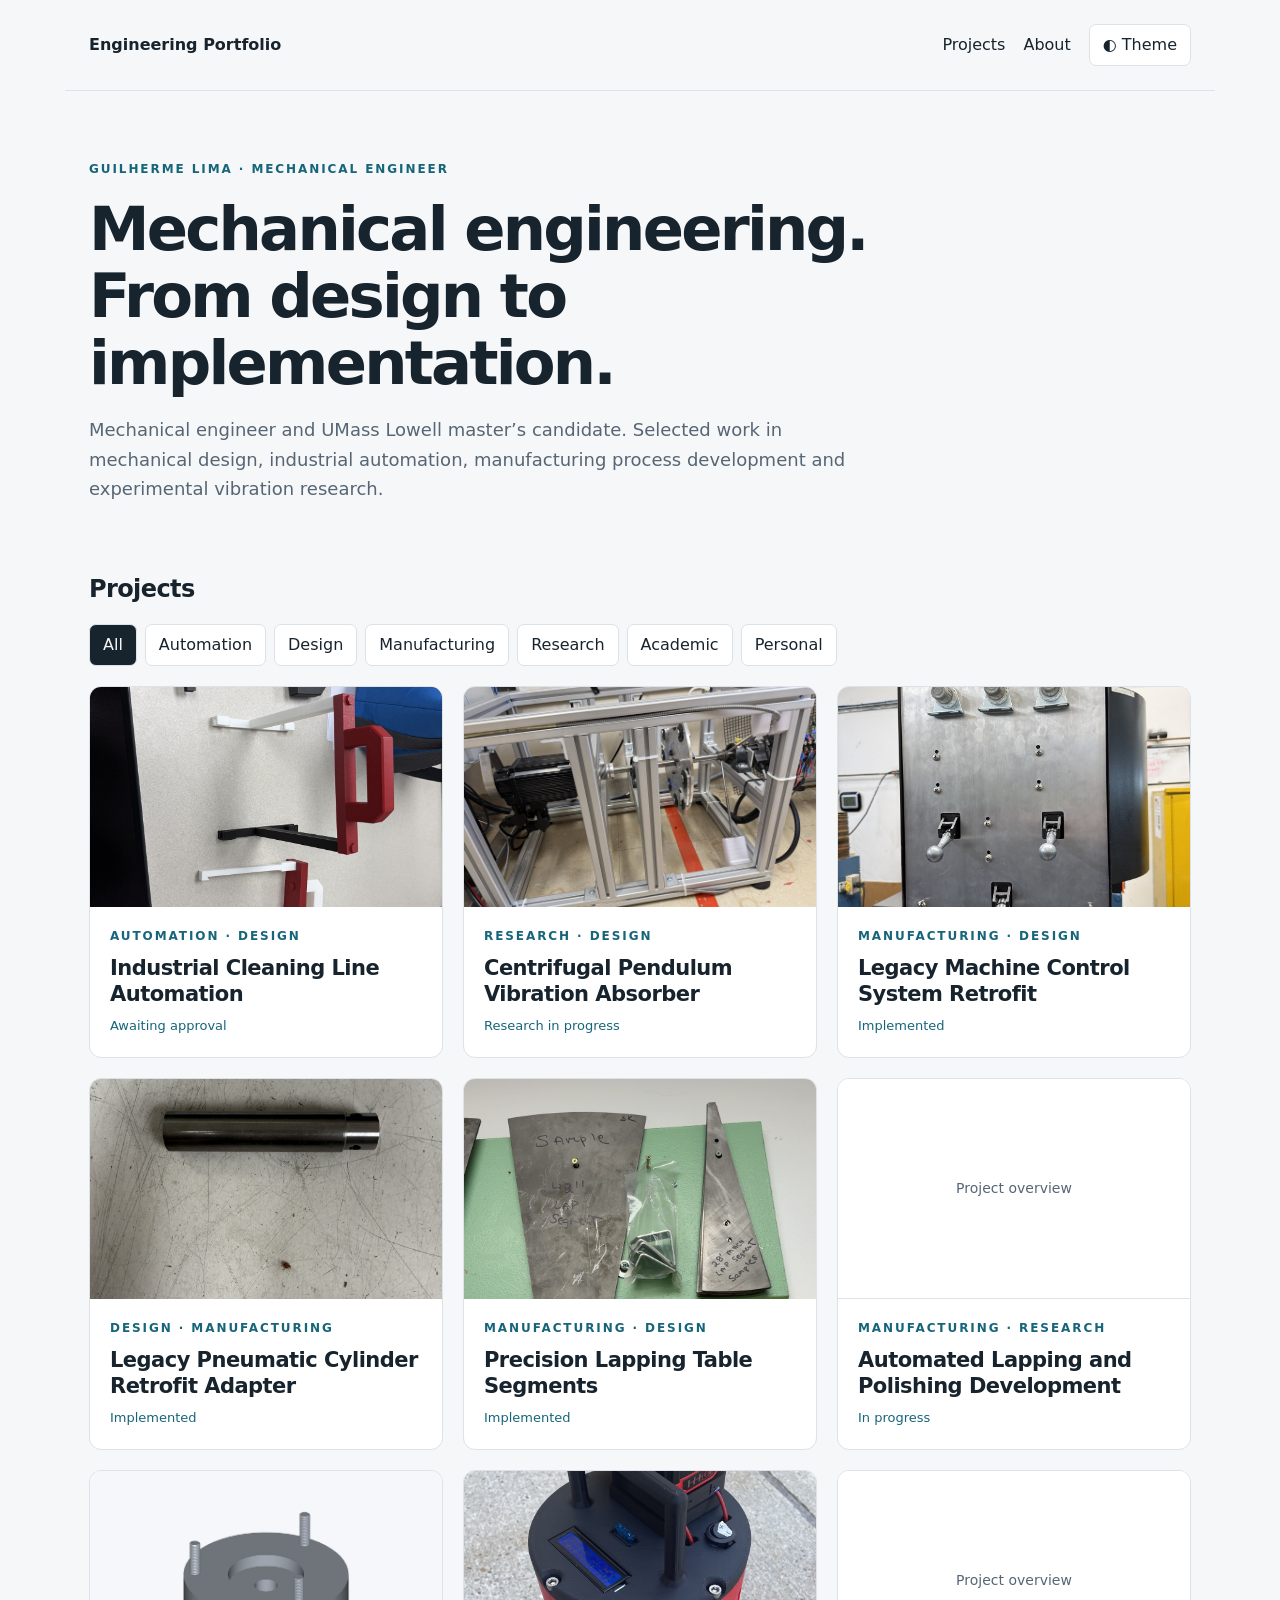
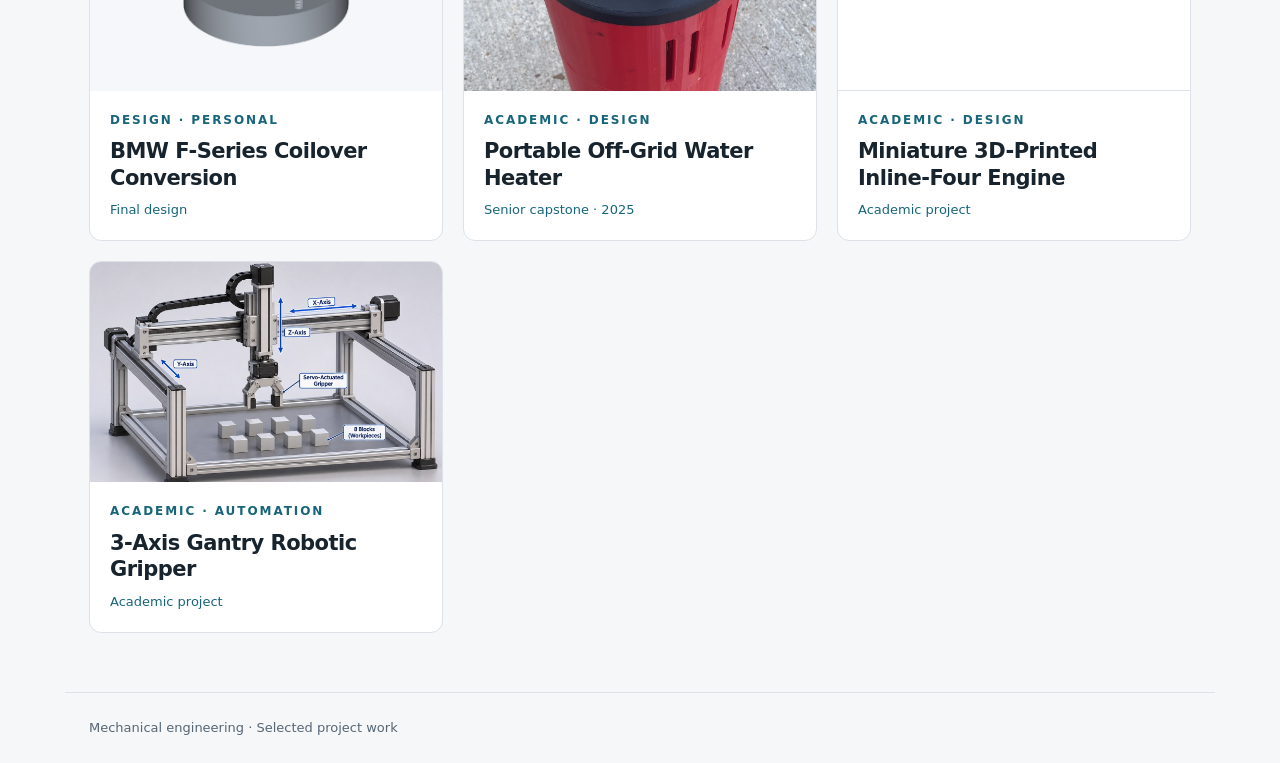
<file: index.html>
<!doctype html><html lang="en"><head><meta charset="utf-8"><meta name="viewport" content="width=device-width,initial-scale=1"><meta name="robots" content="noindex,nofollow,noarchive"><title>Home | Engineering Portfolio</title><link rel="stylesheet" href="style.css"></head><body><header><a class="brand" href="index.html">Engineering Portfolio</a><nav><a href="index.html#projects">Projects</a><a href="about.html">About</a><button id="theme" aria-label="Toggle light or dark mode">◐ Theme</button></nav></header><main><section class="hero"><div class="eyebrow">Guilherme Lima · Mechanical Engineer</div><h1>Mechanical engineering.<br>From design to implementation.</h1><p class="lead muted">Mechanical engineer and UMass Lowell master’s candidate. Selected work in mechanical design, industrial automation, manufacturing process development and experimental vibration research.</p></section><section id="projects"><h2>Projects</h2><div class="filters"><button data-filter="All" aria-pressed="true">All</button><button data-filter="Automation" aria-pressed="false">Automation</button><button data-filter="Design" aria-pressed="false">Design</button><button data-filter="Manufacturing" aria-pressed="false">Manufacturing</button><button data-filter="Research" aria-pressed="false">Research</button><button data-filter="Academic" aria-pressed="false">Academic</button><button data-filter="Personal" aria-pressed="false">Personal</button></div><div class="grid"><a class="card" data-tags="Automation · Design" href="automation.html"><img src="assets/automation-0.jpg" alt="Carrier adapter prototypes"><div class="copy"><div class="eyebrow">Automation · Design</div><h2>Industrial Cleaning Line Automation</h2><div class="status">Awaiting approval</div></div></a><a class="card" data-tags="Research · Design" href="cpva.html"><img src="assets/cpva-0.jpg" alt="Experimental test rig"><div class="copy"><div class="eyebrow">Research · Design</div><h2>Centrifugal Pendulum Vibration Absorber</h2><div class="status">Research in progress</div></div></a><a class="card" data-tags="Manufacturing · Design" href="controls.html"><img src="assets/controls-0.jpg" alt="Installed pneumatic panel"><div class="copy"><div class="eyebrow">Manufacturing · Design</div><h2>Legacy Machine Control System Retrofit</h2><div class="status">Implemented</div></div></a><a class="card" data-tags="Design · Manufacturing" href="adapter.html"><img src="assets/adapter-0.jpg" alt="Manufactured adapter"><div class="copy"><div class="eyebrow">Design · Manufacturing</div><h2>Legacy Pneumatic Cylinder Retrofit Adapter</h2><div class="status">Implemented</div></div></a><a class="card" data-tags="Manufacturing · Design" href="segments.html"><img src="assets/segments-0.jpg" alt="Replacement table segments"><div class="copy"><div class="eyebrow">Manufacturing · Design</div><h2>Precision Lapping Table Segments</h2><div class="status">Implemented</div></div></a><a class="card" data-tags="Manufacturing · Research" href="process.html"><div class="placeholder">Project overview</div><div class="copy"><div class="eyebrow">Manufacturing · Research</div><h2>Automated Lapping and Polishing Development</h2><div class="status">In progress</div></div></a><a class="card" data-tags="Design · Personal" href="bmw.html"><img src="assets/bmw-0.jpg" alt="Final design – CAD rendering"><div class="copy"><div class="eyebrow">Design · Personal</div><h2>BMW F-Series Coilover Conversion</h2><div class="status">Final design</div></div></a><a class="card" data-tags="Academic · Design" href="heater.html"><img src="assets/heater-0.jpg" alt="Assembled prototype"><div class="copy"><div class="eyebrow">Academic · Design</div><h2>Portable Off-Grid Water Heater</h2><div class="status">Senior capstone · 2025</div></div></a><a class="card" data-tags="Academic · Design" href="engine.html"><div class="placeholder">Project overview</div><div class="copy"><div class="eyebrow">Academic · Design</div><h2>Miniature 3D-Printed Inline-Four Engine</h2><div class="status">Academic project</div></div></a><a class="card" data-tags="Academic · Automation" href="gantry.html"><img src="assets/gantry-0.jpg" alt="AI-generated conceptual reconstruction; not original equipment or gripper design"><div class="copy"><div class="eyebrow">Academic · Automation</div><h2>3-Axis Gantry Robotic Gripper</h2><div class="status">Academic project</div></div></a></div></section></main><footer>Mechanical engineering · Selected project work</footer><script src="site.js"></script></body></html>
</file>
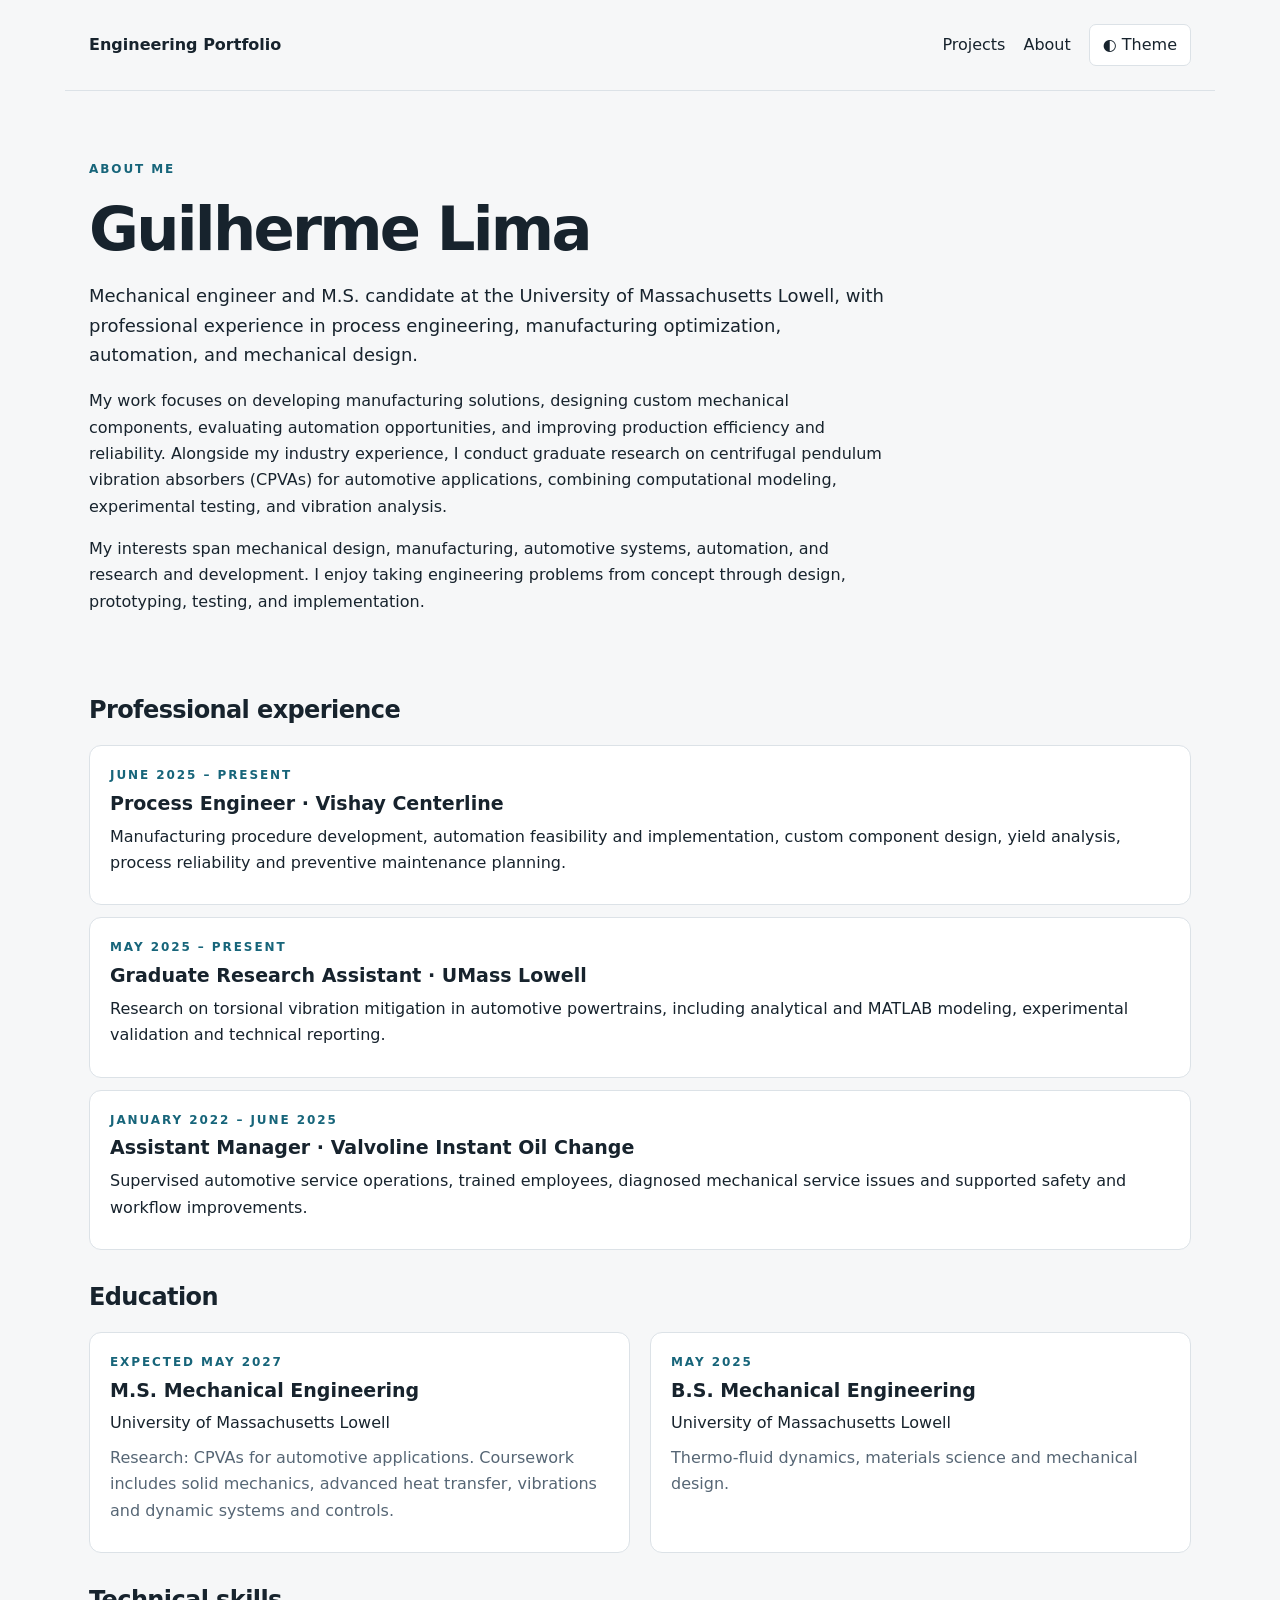
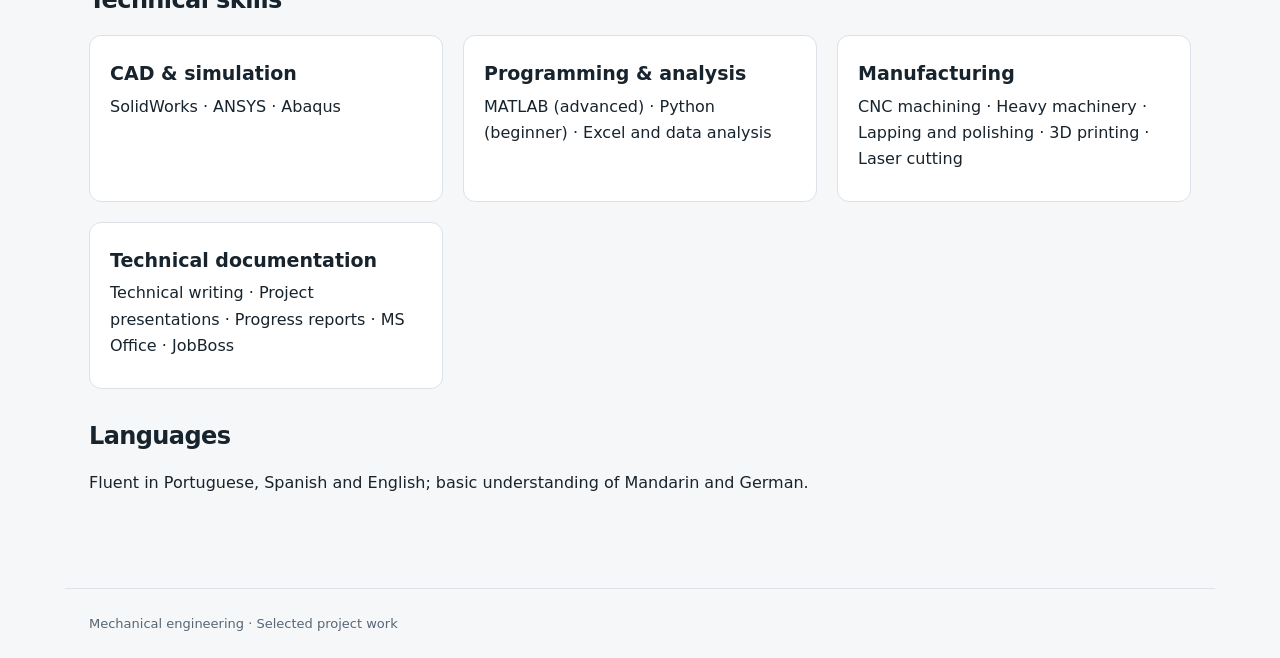
<file: about.html>
<!doctype html><html lang="en"><head><meta charset="utf-8"><meta name="viewport" content="width=device-width,initial-scale=1"><meta name="robots" content="noindex,nofollow,noarchive"><title>About | Engineering Portfolio</title><link rel="stylesheet" href="style.css"></head><body><header><a class="brand" href="index.html">Engineering Portfolio</a><nav><a href="index.html#projects">Projects</a><a href="about.html">About</a><button id="theme" aria-label="Toggle light or dark mode">◐ Theme</button></nav></header><main><div class="hero"><div class="eyebrow">About me</div><h1>Guilherme Lima</h1><p class="lead">Mechanical engineer and M.S. candidate at the University of Massachusetts Lowell, with professional experience in process engineering, manufacturing optimization, automation, and mechanical design.</p><p>My work focuses on developing manufacturing solutions, designing custom mechanical components, evaluating automation opportunities, and improving production efficiency and reliability. Alongside my industry experience, I conduct graduate research on centrifugal pendulum vibration absorbers (CPVAs) for automotive applications, combining computational modeling, experimental testing, and vibration analysis.</p><p>My interests span mechanical design, manufacturing, automotive systems, automation, and research and development. I enjoy taking engineering problems from concept through design, prototyping, testing, and implementation.</p></div><section class="profile-section"><h2>Professional experience</h2><article class="profile-entry"><div class="eyebrow">June 2025 – Present</div><h3>Process Engineer · Vishay Centerline</h3><p>Manufacturing procedure development, automation feasibility and implementation, custom component design, yield analysis, process reliability and preventive maintenance planning.</p></article><article class="profile-entry"><div class="eyebrow">May 2025 – Present</div><h3>Graduate Research Assistant · UMass Lowell</h3><p>Research on torsional vibration mitigation in automotive powertrains, including analytical and MATLAB modeling, experimental validation and technical reporting.</p></article><article class="profile-entry"><div class="eyebrow">January 2022 – June 2025</div><h3>Assistant Manager · Valvoline Instant Oil Change</h3><p>Supervised automotive service operations, trained employees, diagnosed mechanical service issues and supported safety and workflow improvements.</p></article></section><section class="profile-section"><h2>Education</h2><div class="grid"><article class="profile-entry"><div class="eyebrow">Expected May 2027</div><h3>M.S. Mechanical Engineering</h3><p>University of Massachusetts Lowell</p><p class="muted">Research: CPVAs for automotive applications. Coursework includes solid mechanics, advanced heat transfer, vibrations and dynamic systems and controls.</p></article><article class="profile-entry"><div class="eyebrow">May 2025</div><h3>B.S. Mechanical Engineering</h3><p>University of Massachusetts Lowell</p><p class="muted">Thermo-fluid dynamics, materials science and mechanical design.</p></article></div></section><section class="profile-section"><h2>Technical skills</h2><div class="grid"><article class="profile-entry"><h3>CAD &amp; simulation</h3><p>SolidWorks · ANSYS · Abaqus</p></article><article class="profile-entry"><h3>Programming &amp; analysis</h3><p>MATLAB (advanced) · Python (beginner) · Excel and data analysis</p></article><article class="profile-entry"><h3>Manufacturing</h3><p>CNC machining · Heavy machinery · Lapping and polishing · 3D printing · Laser cutting</p></article><article class="profile-entry"><h3>Technical documentation</h3><p>Technical writing · Project presentations · Progress reports · MS Office · JobBoss</p></article></div></section><section class="profile-section"><h2>Languages</h2><p>Fluent in Portuguese, Spanish and English; basic understanding of Mandarin and German.</p></section></main><footer>Mechanical engineering · Selected project work</footer><script src="site.js"></script></body></html>
</file>
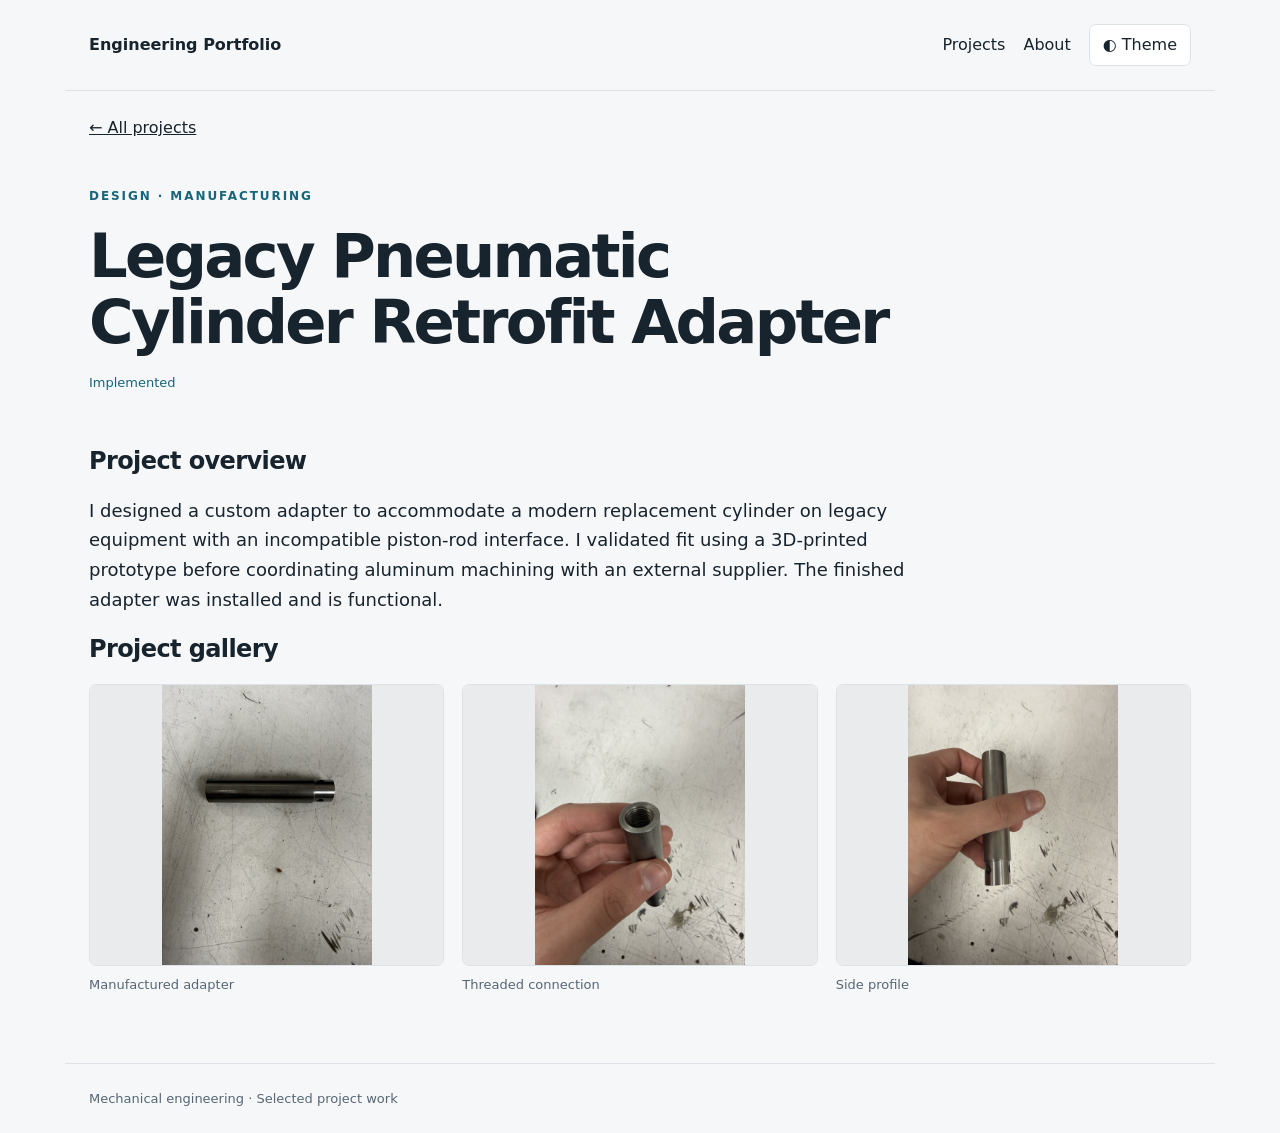
<file: adapter.html>
<!doctype html><html lang="en"><head><meta charset="utf-8"><meta name="viewport" content="width=device-width,initial-scale=1"><meta name="robots" content="noindex,nofollow,noarchive"><title>Legacy Pneumatic Cylinder Retrofit Adapter | Engineering Portfolio</title><link rel="stylesheet" href="style.css"></head><body><header><a class="brand" href="index.html">Engineering Portfolio</a><nav><a href="index.html#projects">Projects</a><a href="about.html">About</a><button id="theme" aria-label="Toggle light or dark mode">◐ Theme</button></nav></header><main><a href="index.html#projects">← All projects</a><div class="hero"><div class="eyebrow">Design · Manufacturing</div><h1>Legacy Pneumatic Cylinder Retrofit Adapter</h1><div class="status">Implemented</div></div><h2>Project overview</h2><p class="lead">I designed a custom adapter to accommodate a modern replacement cylinder on legacy equipment with an incompatible piston-rod interface. I validated fit using a 3D-printed prototype before coordinating aluminum machining with an external supplier. The finished adapter was installed and is functional.</p><h2>Project gallery</h2><div class="gallery"><figure><button aria-label="Enlarge Manufactured adapter"><img src="assets/adapter-0.jpg" alt="Manufactured adapter"></button><figcaption>Manufactured adapter</figcaption></figure><figure><button aria-label="Enlarge Threaded connection"><img src="assets/adapter-1.jpg" alt="Threaded connection"></button><figcaption>Threaded connection</figcaption></figure><figure><button aria-label="Enlarge Side profile"><img src="assets/adapter-2.jpg" alt="Side profile"></button><figcaption>Side profile</figcaption></figure></div><dialog><button>Close ×</button><img alt=""></dialog></main><footer>Mechanical engineering · Selected project work</footer><script src="site.js"></script></body></html>
</file>
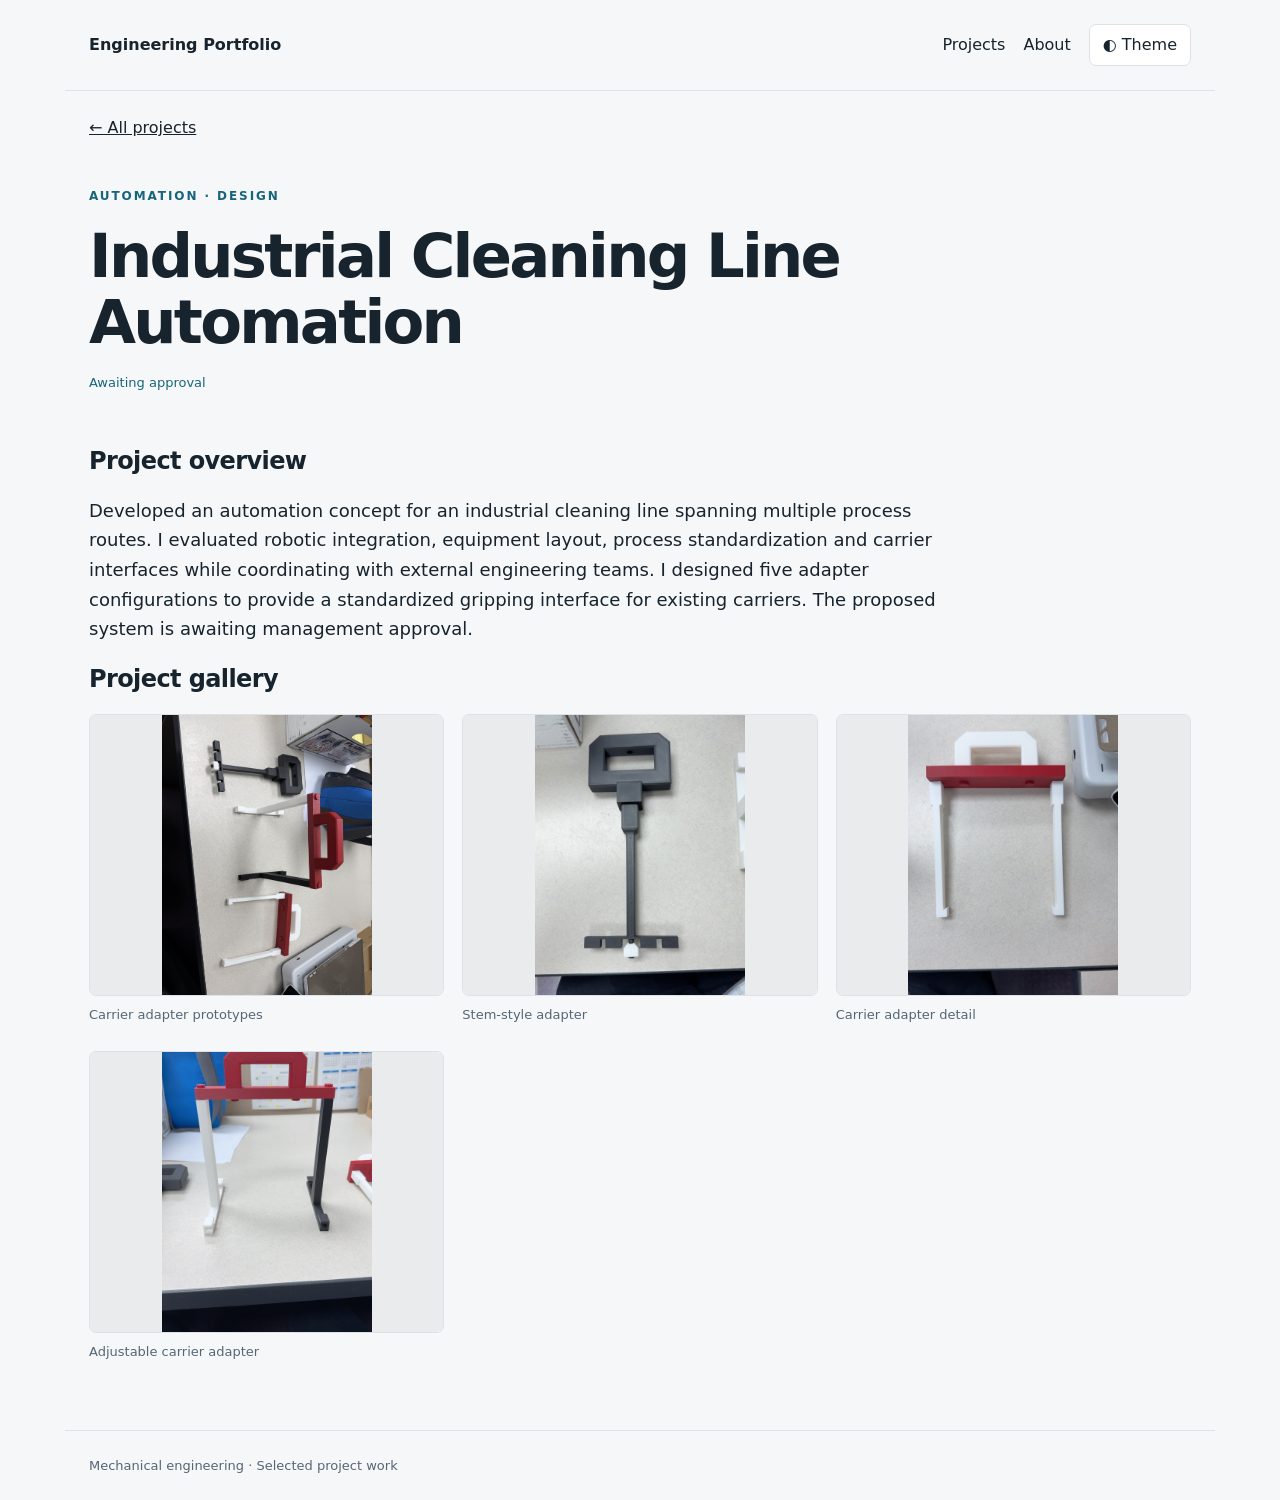
<file: automation.html>
<!doctype html><html lang="en"><head><meta charset="utf-8"><meta name="viewport" content="width=device-width,initial-scale=1"><meta name="robots" content="noindex,nofollow,noarchive"><title>Industrial Cleaning Line Automation | Engineering Portfolio</title><link rel="stylesheet" href="style.css"></head><body><header><a class="brand" href="index.html">Engineering Portfolio</a><nav><a href="index.html#projects">Projects</a><a href="about.html">About</a><button id="theme" aria-label="Toggle light or dark mode">◐ Theme</button></nav></header><main><a href="index.html#projects">← All projects</a><div class="hero"><div class="eyebrow">Automation · Design</div><h1>Industrial Cleaning Line Automation</h1><div class="status">Awaiting approval</div></div><h2>Project overview</h2><p class="lead">Developed an automation concept for an industrial cleaning line spanning multiple process routes. I evaluated robotic integration, equipment layout, process standardization and carrier interfaces while coordinating with external engineering teams. I designed five adapter configurations to provide a standardized gripping interface for existing carriers. The proposed system is awaiting management approval.</p><h2>Project gallery</h2><div class="gallery"><figure><button aria-label="Enlarge Carrier adapter prototypes"><img src="assets/automation-0.jpg" alt="Carrier adapter prototypes"></button><figcaption>Carrier adapter prototypes</figcaption></figure><figure><button aria-label="Enlarge Stem-style adapter"><img src="assets/automation-1.jpg" alt="Stem-style adapter"></button><figcaption>Stem-style adapter</figcaption></figure><figure><button aria-label="Enlarge Carrier adapter detail"><img src="assets/automation-2.jpg" alt="Carrier adapter detail"></button><figcaption>Carrier adapter detail</figcaption></figure><figure><button aria-label="Enlarge Adjustable carrier adapter"><img src="assets/automation-3.jpg" alt="Adjustable carrier adapter"></button><figcaption>Adjustable carrier adapter</figcaption></figure></div><dialog><button>Close ×</button><img alt=""></dialog></main><footer>Mechanical engineering · Selected project work</footer><script src="site.js"></script></body></html>
</file>
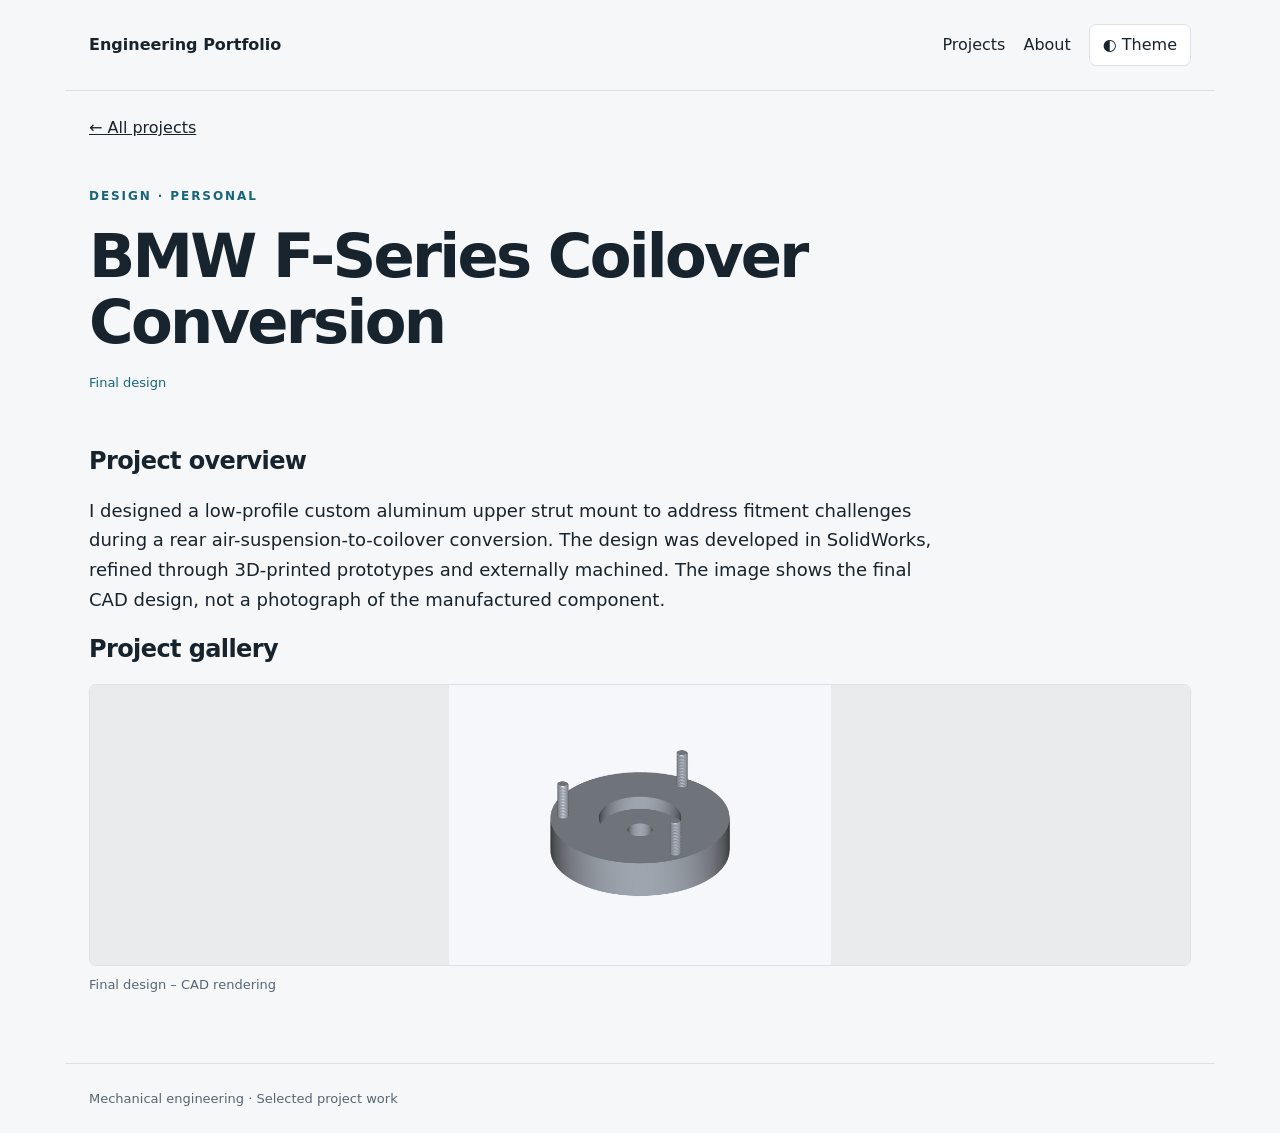
<file: bmw.html>
<!doctype html><html lang="en"><head><meta charset="utf-8"><meta name="viewport" content="width=device-width,initial-scale=1"><meta name="robots" content="noindex,nofollow,noarchive"><title>BMW F-Series Coilover Conversion | Engineering Portfolio</title><link rel="stylesheet" href="style.css"></head><body><header><a class="brand" href="index.html">Engineering Portfolio</a><nav><a href="index.html#projects">Projects</a><a href="about.html">About</a><button id="theme" aria-label="Toggle light or dark mode">◐ Theme</button></nav></header><main><a href="index.html#projects">← All projects</a><div class="hero"><div class="eyebrow">Design · Personal</div><h1>BMW F-Series Coilover Conversion</h1><div class="status">Final design</div></div><h2>Project overview</h2><p class="lead">I designed a low-profile custom aluminum upper strut mount to address fitment challenges during a rear air-suspension-to-coilover conversion. The design was developed in SolidWorks, refined through 3D-printed prototypes and externally machined. The image shows the final CAD design, not a photograph of the manufactured component.</p><h2>Project gallery</h2><div class="gallery"><figure><button aria-label="Enlarge Final design – CAD rendering"><img src="assets/bmw-0.jpg" alt="Final design – CAD rendering"></button><figcaption>Final design – CAD rendering</figcaption></figure></div><dialog><button>Close ×</button><img alt=""></dialog></main><footer>Mechanical engineering · Selected project work</footer><script src="site.js"></script></body></html>
</file>
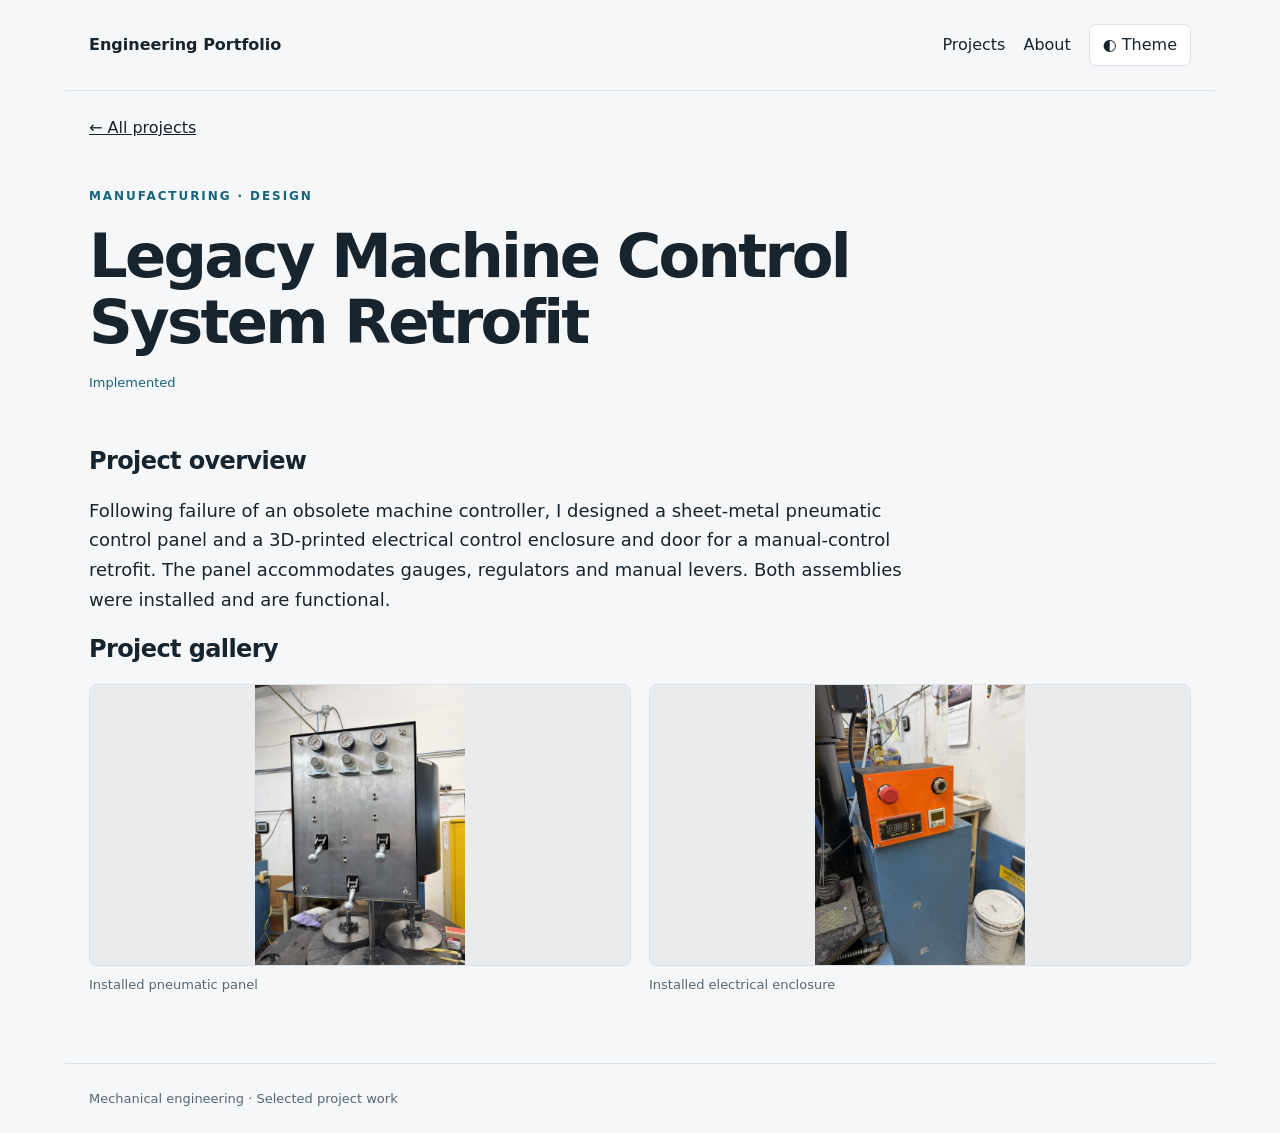
<file: controls.html>
<!doctype html><html lang="en"><head><meta charset="utf-8"><meta name="viewport" content="width=device-width,initial-scale=1"><meta name="robots" content="noindex,nofollow,noarchive"><title>Legacy Machine Control System Retrofit | Engineering Portfolio</title><link rel="stylesheet" href="style.css"></head><body><header><a class="brand" href="index.html">Engineering Portfolio</a><nav><a href="index.html#projects">Projects</a><a href="about.html">About</a><button id="theme" aria-label="Toggle light or dark mode">◐ Theme</button></nav></header><main><a href="index.html#projects">← All projects</a><div class="hero"><div class="eyebrow">Manufacturing · Design</div><h1>Legacy Machine Control System Retrofit</h1><div class="status">Implemented</div></div><h2>Project overview</h2><p class="lead">Following failure of an obsolete machine controller, I designed a sheet-metal pneumatic control panel and a 3D-printed electrical control enclosure and door for a manual-control retrofit. The panel accommodates gauges, regulators and manual levers. Both assemblies were installed and are functional.</p><h2>Project gallery</h2><div class="gallery"><figure><button aria-label="Enlarge Installed pneumatic panel"><img src="assets/controls-0.jpg" alt="Installed pneumatic panel"></button><figcaption>Installed pneumatic panel</figcaption></figure><figure><button aria-label="Enlarge Installed electrical enclosure"><img src="assets/controls-1.jpg" alt="Installed electrical enclosure"></button><figcaption>Installed electrical enclosure</figcaption></figure></div><dialog><button>Close ×</button><img alt=""></dialog></main><footer>Mechanical engineering · Selected project work</footer><script src="site.js"></script></body></html>
</file>
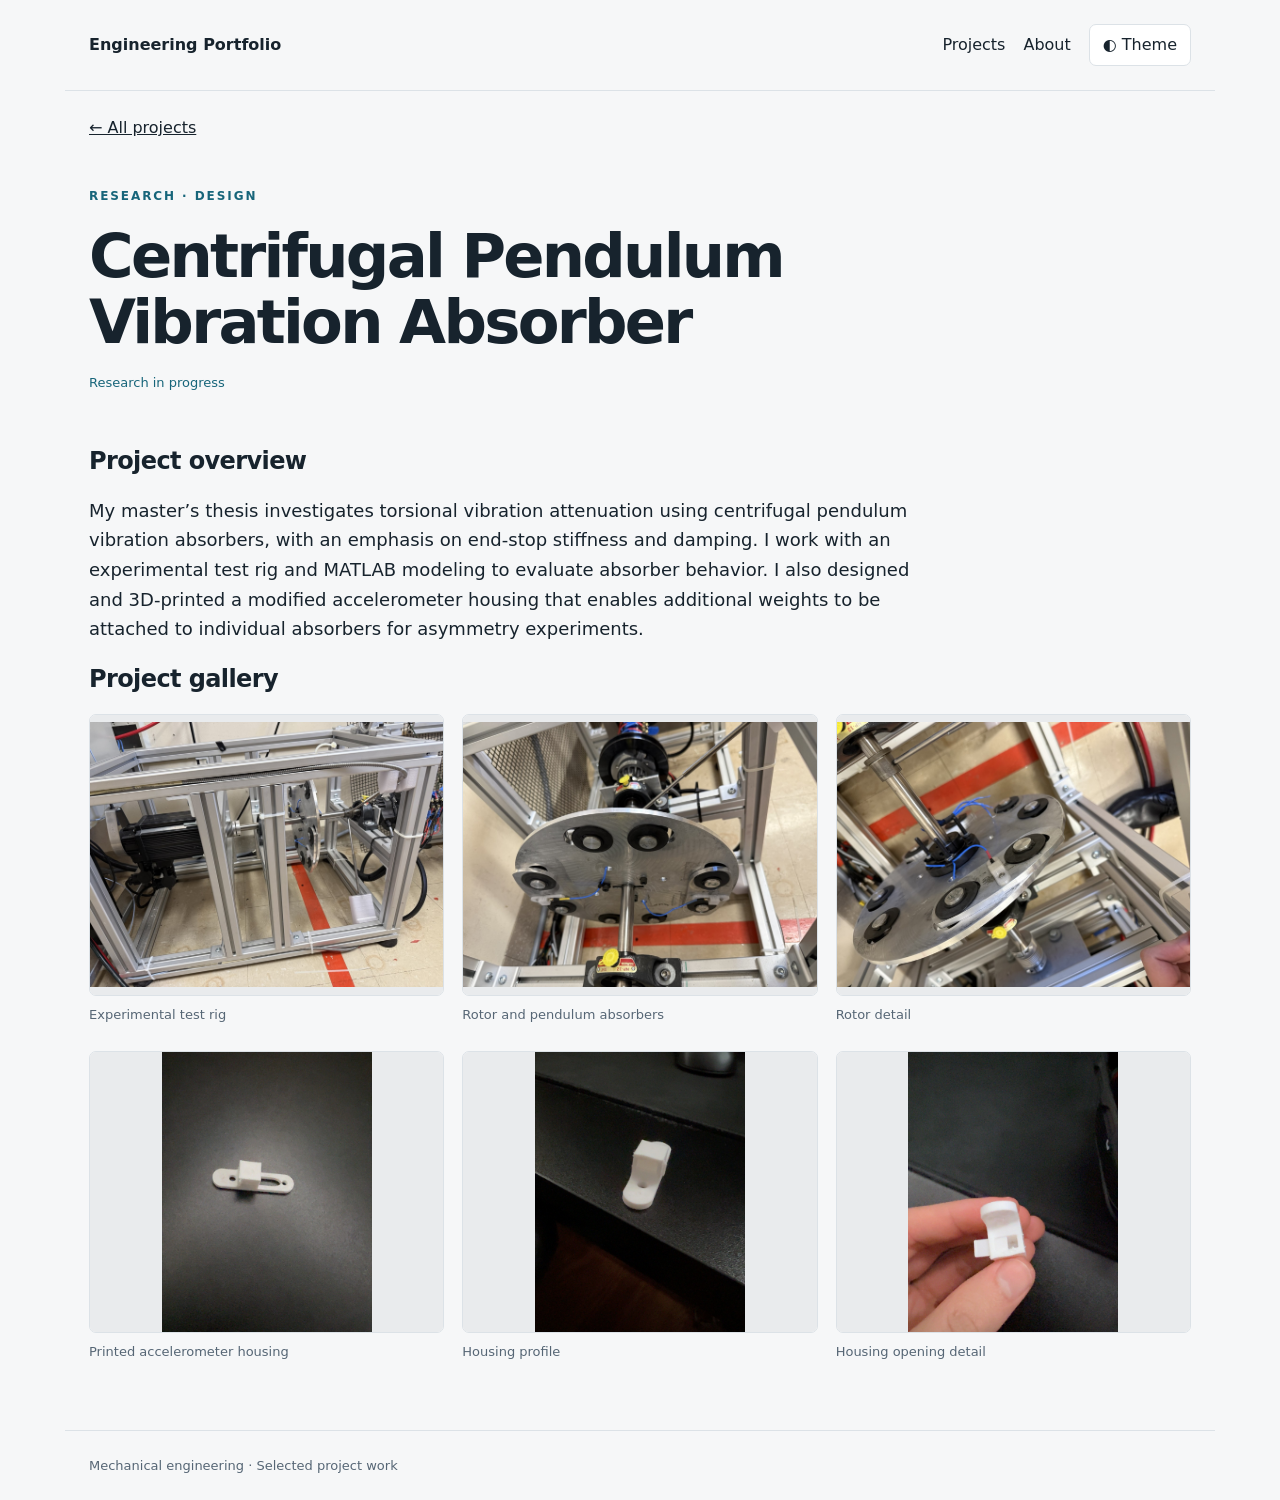
<file: cpva.html>
<!doctype html><html lang="en"><head><meta charset="utf-8"><meta name="viewport" content="width=device-width,initial-scale=1"><meta name="robots" content="noindex,nofollow,noarchive"><title>Centrifugal Pendulum Vibration Absorber | Engineering Portfolio</title><link rel="stylesheet" href="style.css"></head><body><header><a class="brand" href="index.html">Engineering Portfolio</a><nav><a href="index.html#projects">Projects</a><a href="about.html">About</a><button id="theme" aria-label="Toggle light or dark mode">◐ Theme</button></nav></header><main><a href="index.html#projects">← All projects</a><div class="hero"><div class="eyebrow">Research · Design</div><h1>Centrifugal Pendulum Vibration Absorber</h1><div class="status">Research in progress</div></div><h2>Project overview</h2><p class="lead">My master’s thesis investigates torsional vibration attenuation using centrifugal pendulum vibration absorbers, with an emphasis on end-stop stiffness and damping. I work with an experimental test rig and MATLAB modeling to evaluate absorber behavior. I also designed and 3D-printed a modified accelerometer housing that enables additional weights to be attached to individual absorbers for asymmetry experiments.</p><h2>Project gallery</h2><div class="gallery"><figure><button aria-label="Enlarge Experimental test rig"><img src="assets/cpva-0.jpg" alt="Experimental test rig"></button><figcaption>Experimental test rig</figcaption></figure><figure><button aria-label="Enlarge Rotor and pendulum absorbers"><img src="assets/cpva-1.jpg" alt="Rotor and pendulum absorbers"></button><figcaption>Rotor and pendulum absorbers</figcaption></figure><figure><button aria-label="Enlarge Rotor detail"><img src="assets/cpva-2.jpg" alt="Rotor detail"></button><figcaption>Rotor detail</figcaption></figure><figure><button aria-label="Enlarge Printed accelerometer housing"><img src="assets/cpva-3.jpg" alt="Printed accelerometer housing"></button><figcaption>Printed accelerometer housing</figcaption></figure><figure><button aria-label="Enlarge Housing profile"><img src="assets/cpva-4.jpg" alt="Housing profile"></button><figcaption>Housing profile</figcaption></figure><figure><button aria-label="Enlarge Housing opening detail"><img src="assets/cpva-5.jpg" alt="Housing opening detail"></button><figcaption>Housing opening detail</figcaption></figure></div><dialog><button>Close ×</button><img alt=""></dialog></main><footer>Mechanical engineering · Selected project work</footer><script src="site.js"></script></body></html>
</file>
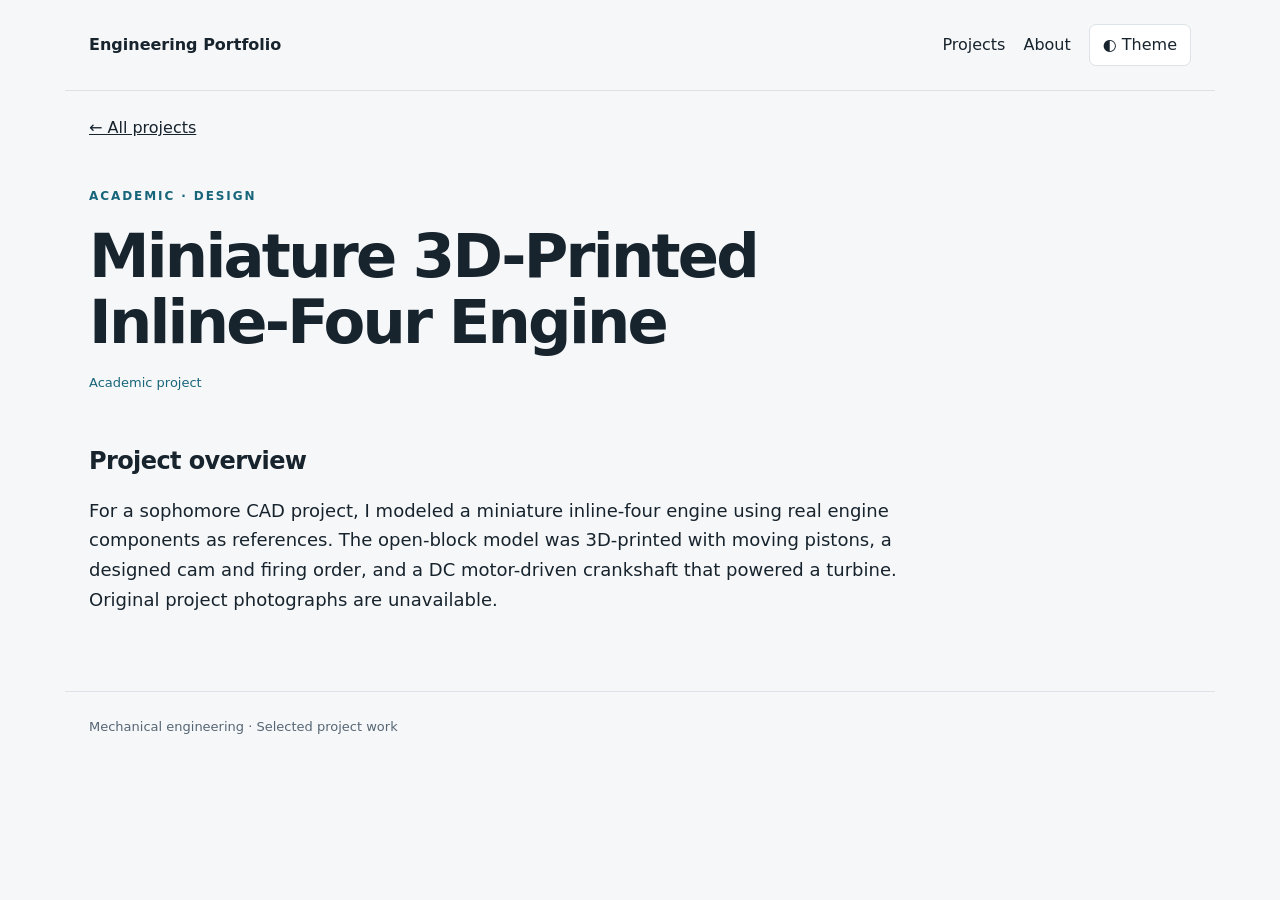
<file: engine.html>
<!doctype html><html lang="en"><head><meta charset="utf-8"><meta name="viewport" content="width=device-width,initial-scale=1"><meta name="robots" content="noindex,nofollow,noarchive"><title>Miniature 3D-Printed Inline-Four Engine | Engineering Portfolio</title><link rel="stylesheet" href="style.css"></head><body><header><a class="brand" href="index.html">Engineering Portfolio</a><nav><a href="index.html#projects">Projects</a><a href="about.html">About</a><button id="theme" aria-label="Toggle light or dark mode">◐ Theme</button></nav></header><main><a href="index.html#projects">← All projects</a><div class="hero"><div class="eyebrow">Academic · Design</div><h1>Miniature 3D-Printed Inline-Four Engine</h1><div class="status">Academic project</div></div><h2>Project overview</h2><p class="lead">For a sophomore CAD project, I modeled a miniature inline-four engine using real engine components as references. The open-block model was 3D-printed with moving pistons, a designed cam and firing order, and a DC motor-driven crankshaft that powered a turbine. Original project photographs are unavailable.</p></main><footer>Mechanical engineering · Selected project work</footer><script src="site.js"></script></body></html>
</file>
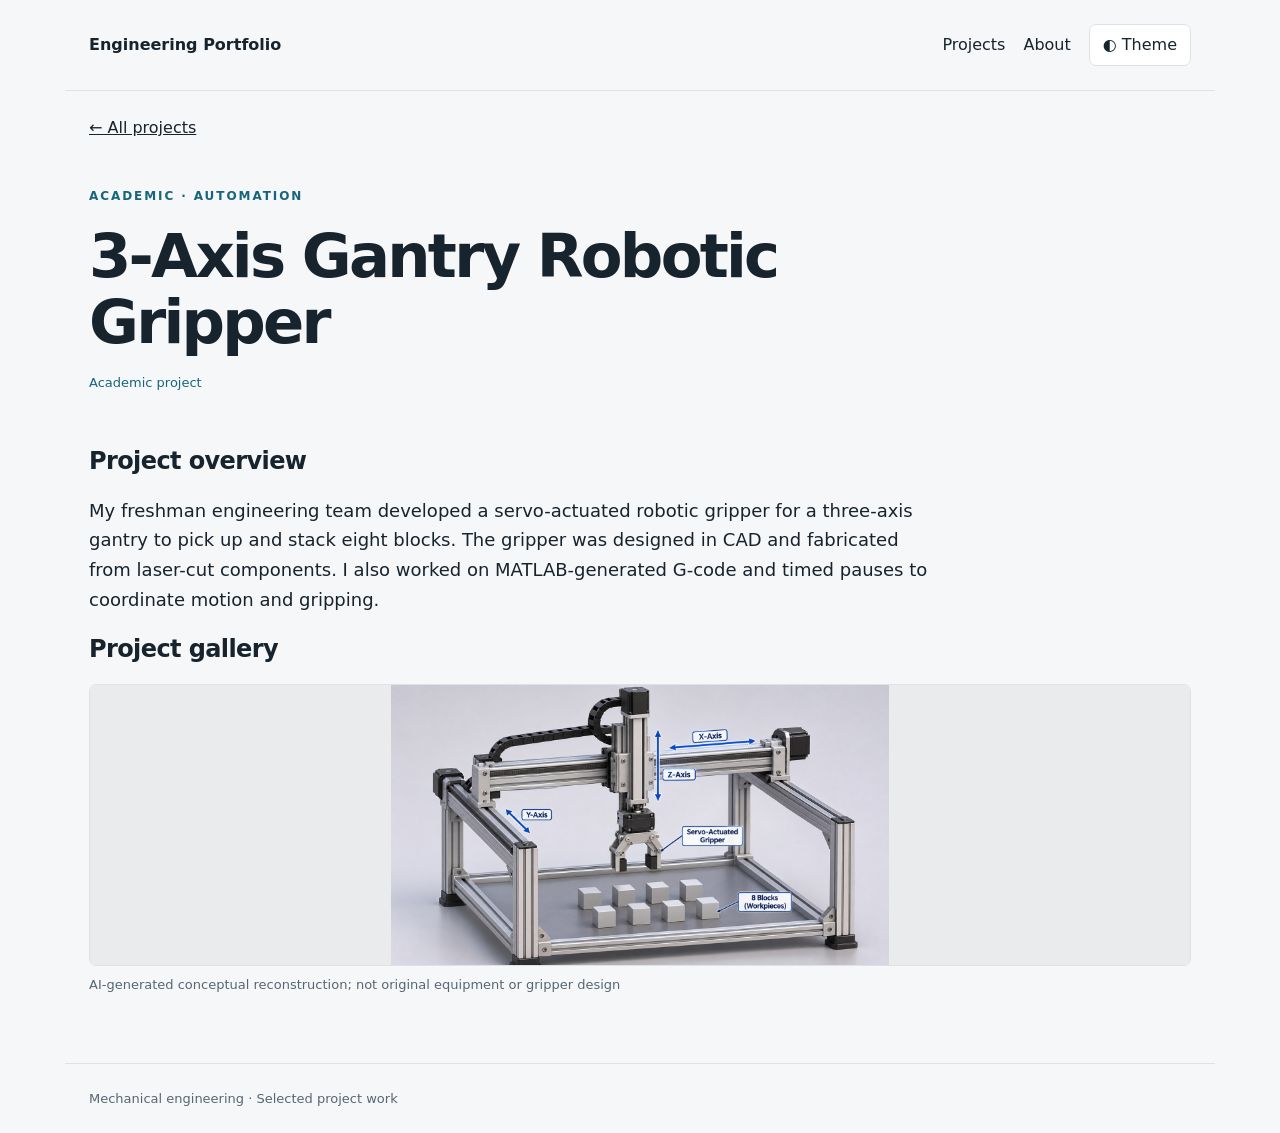
<file: gantry.html>
<!doctype html><html lang="en"><head><meta charset="utf-8"><meta name="viewport" content="width=device-width,initial-scale=1"><meta name="robots" content="noindex,nofollow,noarchive"><title>3-Axis Gantry Robotic Gripper | Engineering Portfolio</title><link rel="stylesheet" href="style.css"></head><body><header><a class="brand" href="index.html">Engineering Portfolio</a><nav><a href="index.html#projects">Projects</a><a href="about.html">About</a><button id="theme" aria-label="Toggle light or dark mode">◐ Theme</button></nav></header><main><a href="index.html#projects">← All projects</a><div class="hero"><div class="eyebrow">Academic · Automation</div><h1>3-Axis Gantry Robotic Gripper</h1><div class="status">Academic project</div></div><h2>Project overview</h2><p class="lead">My freshman engineering team developed a servo-actuated robotic gripper for a three-axis gantry to pick up and stack eight blocks. The gripper was designed in CAD and fabricated from laser-cut components. I also worked on MATLAB-generated G-code and timed pauses to coordinate motion and gripping.</p><h2>Project gallery</h2><div class="gallery"><figure><button aria-label="Enlarge AI-generated conceptual reconstruction; not original equipment or gripper design"><img src="assets/gantry-0.jpg" alt="AI-generated conceptual reconstruction; not original equipment or gripper design"></button><figcaption>AI-generated conceptual reconstruction; not original equipment or gripper design</figcaption></figure></div><dialog><button>Close ×</button><img alt=""></dialog></main><footer>Mechanical engineering · Selected project work</footer><script src="site.js"></script></body></html>
</file>
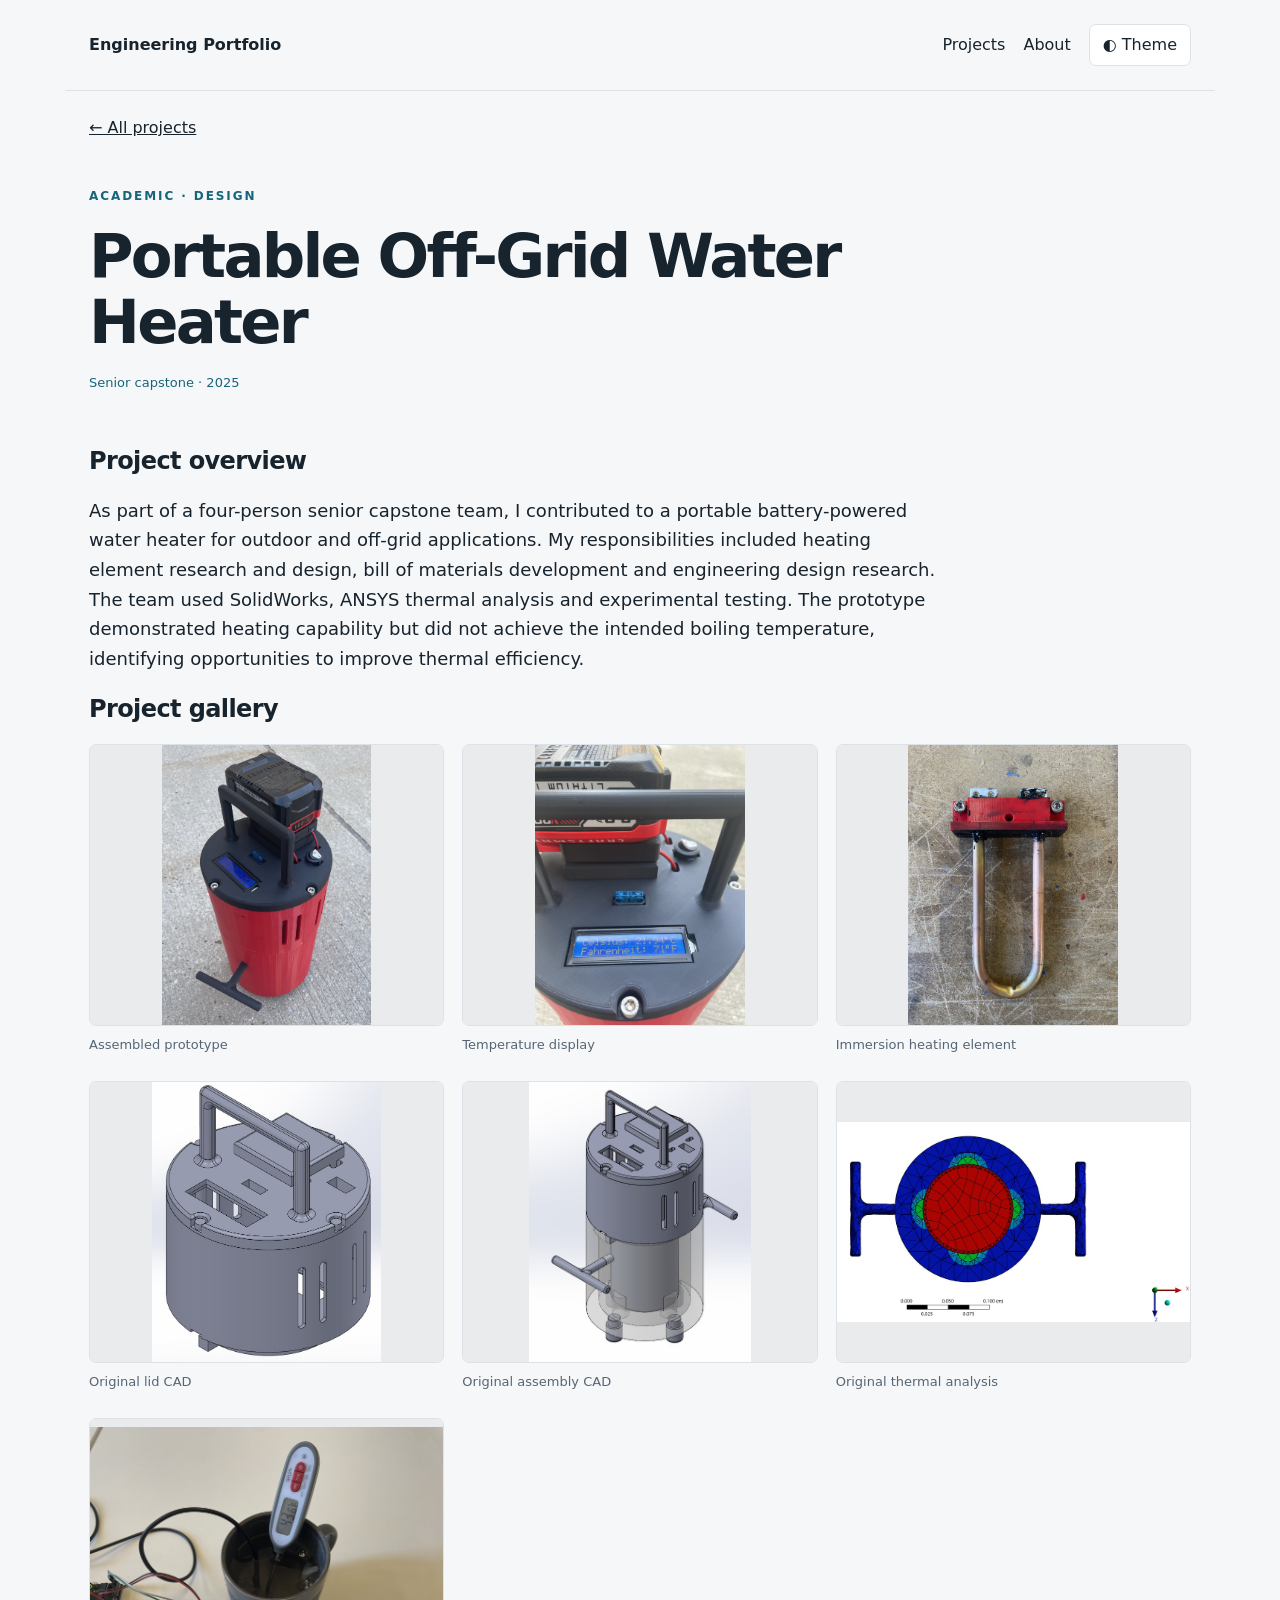
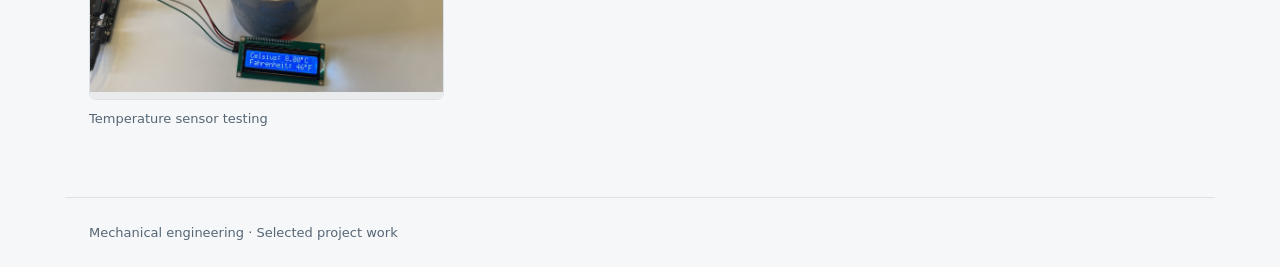
<file: heater.html>
<!doctype html><html lang="en"><head><meta charset="utf-8"><meta name="viewport" content="width=device-width,initial-scale=1"><meta name="robots" content="noindex,nofollow,noarchive"><title>Portable Off-Grid Water Heater | Engineering Portfolio</title><link rel="stylesheet" href="style.css"></head><body><header><a class="brand" href="index.html">Engineering Portfolio</a><nav><a href="index.html#projects">Projects</a><a href="about.html">About</a><button id="theme" aria-label="Toggle light or dark mode">◐ Theme</button></nav></header><main><a href="index.html#projects">← All projects</a><div class="hero"><div class="eyebrow">Academic · Design</div><h1>Portable Off-Grid Water Heater</h1><div class="status">Senior capstone · 2025</div></div><h2>Project overview</h2><p class="lead">As part of a four-person senior capstone team, I contributed to a portable battery-powered water heater for outdoor and off-grid applications. My responsibilities included heating element research and design, bill of materials development and engineering design research. The team used SolidWorks, ANSYS thermal analysis and experimental testing. The prototype demonstrated heating capability but did not achieve the intended boiling temperature, identifying opportunities to improve thermal efficiency.</p><h2>Project gallery</h2><div class="gallery"><figure><button aria-label="Enlarge Assembled prototype"><img src="assets/heater-0.jpg" alt="Assembled prototype"></button><figcaption>Assembled prototype</figcaption></figure><figure><button aria-label="Enlarge Temperature display"><img src="assets/heater-1.jpg" alt="Temperature display"></button><figcaption>Temperature display</figcaption></figure><figure><button aria-label="Enlarge Immersion heating element"><img src="assets/heater-2.jpg" alt="Immersion heating element"></button><figcaption>Immersion heating element</figcaption></figure><figure><button aria-label="Enlarge Original lid CAD"><img src="assets/heater-3.jpg" alt="Original lid CAD"></button><figcaption>Original lid CAD</figcaption></figure><figure><button aria-label="Enlarge Original assembly CAD"><img src="assets/heater-4.jpg" alt="Original assembly CAD"></button><figcaption>Original assembly CAD</figcaption></figure><figure><button aria-label="Enlarge Original thermal analysis"><img src="assets/heater-5.jpg" alt="Original thermal analysis"></button><figcaption>Original thermal analysis</figcaption></figure><figure><button aria-label="Enlarge Temperature sensor testing"><img src="assets/heater-6.jpg" alt="Temperature sensor testing"></button><figcaption>Temperature sensor testing</figcaption></figure></div><dialog><button>Close ×</button><img alt=""></dialog></main><footer>Mechanical engineering · Selected project work</footer><script src="site.js"></script></body></html>
</file>
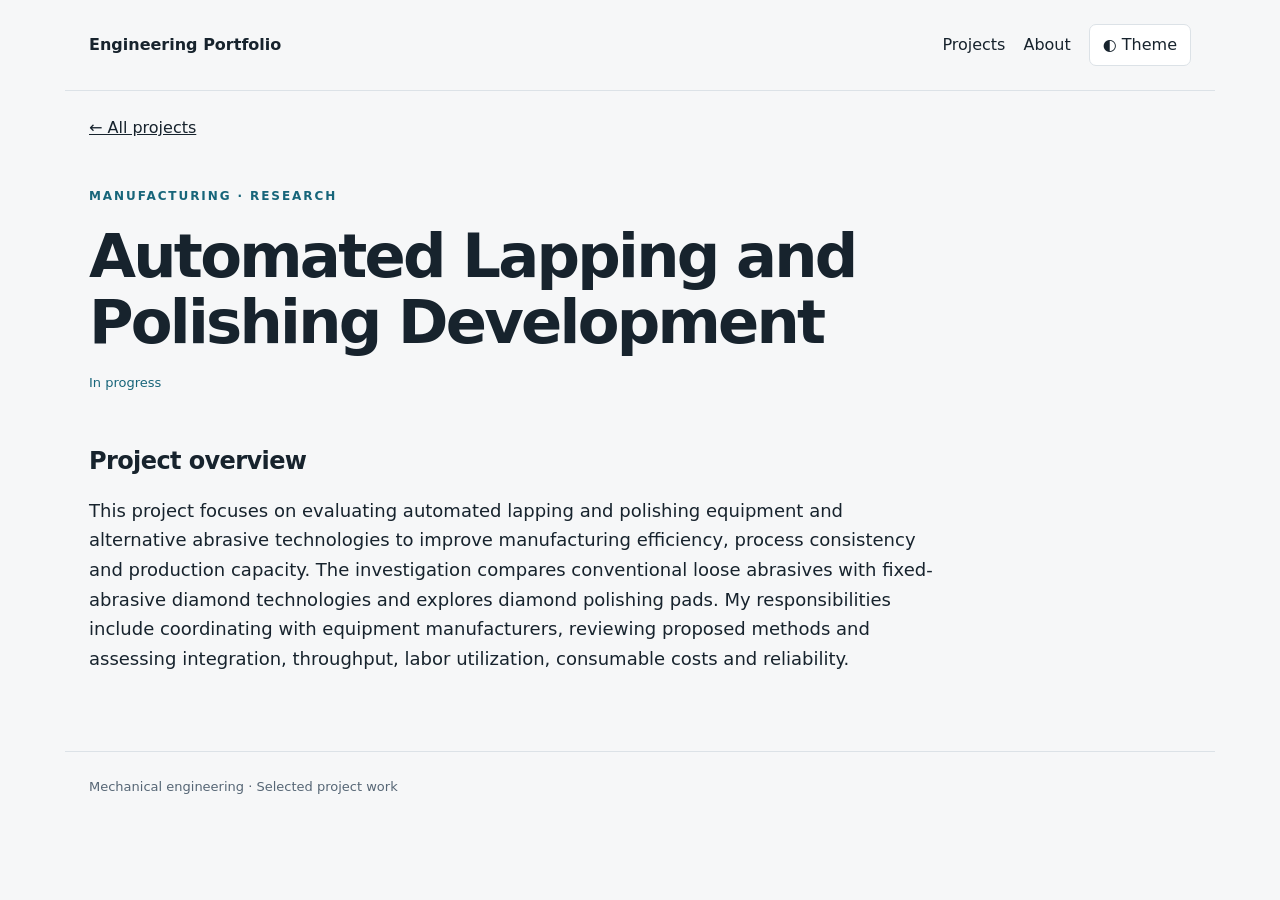
<file: process.html>
<!doctype html><html lang="en"><head><meta charset="utf-8"><meta name="viewport" content="width=device-width,initial-scale=1"><meta name="robots" content="noindex,nofollow,noarchive"><title>Automated Lapping and Polishing Development | Engineering Portfolio</title><link rel="stylesheet" href="style.css"></head><body><header><a class="brand" href="index.html">Engineering Portfolio</a><nav><a href="index.html#projects">Projects</a><a href="about.html">About</a><button id="theme" aria-label="Toggle light or dark mode">◐ Theme</button></nav></header><main><a href="index.html#projects">← All projects</a><div class="hero"><div class="eyebrow">Manufacturing · Research</div><h1>Automated Lapping and Polishing Development</h1><div class="status">In progress</div></div><h2>Project overview</h2><p class="lead">This project focuses on evaluating automated lapping and polishing equipment and alternative abrasive technologies to improve manufacturing efficiency, process consistency and production capacity. The investigation compares conventional loose abrasives with fixed-abrasive diamond technologies and explores diamond polishing pads. My responsibilities include coordinating with equipment manufacturers, reviewing proposed methods and assessing integration, throughput, labor utilization, consumable costs and reliability.</p></main><footer>Mechanical engineering · Selected project work</footer><script src="site.js"></script></body></html>
</file>
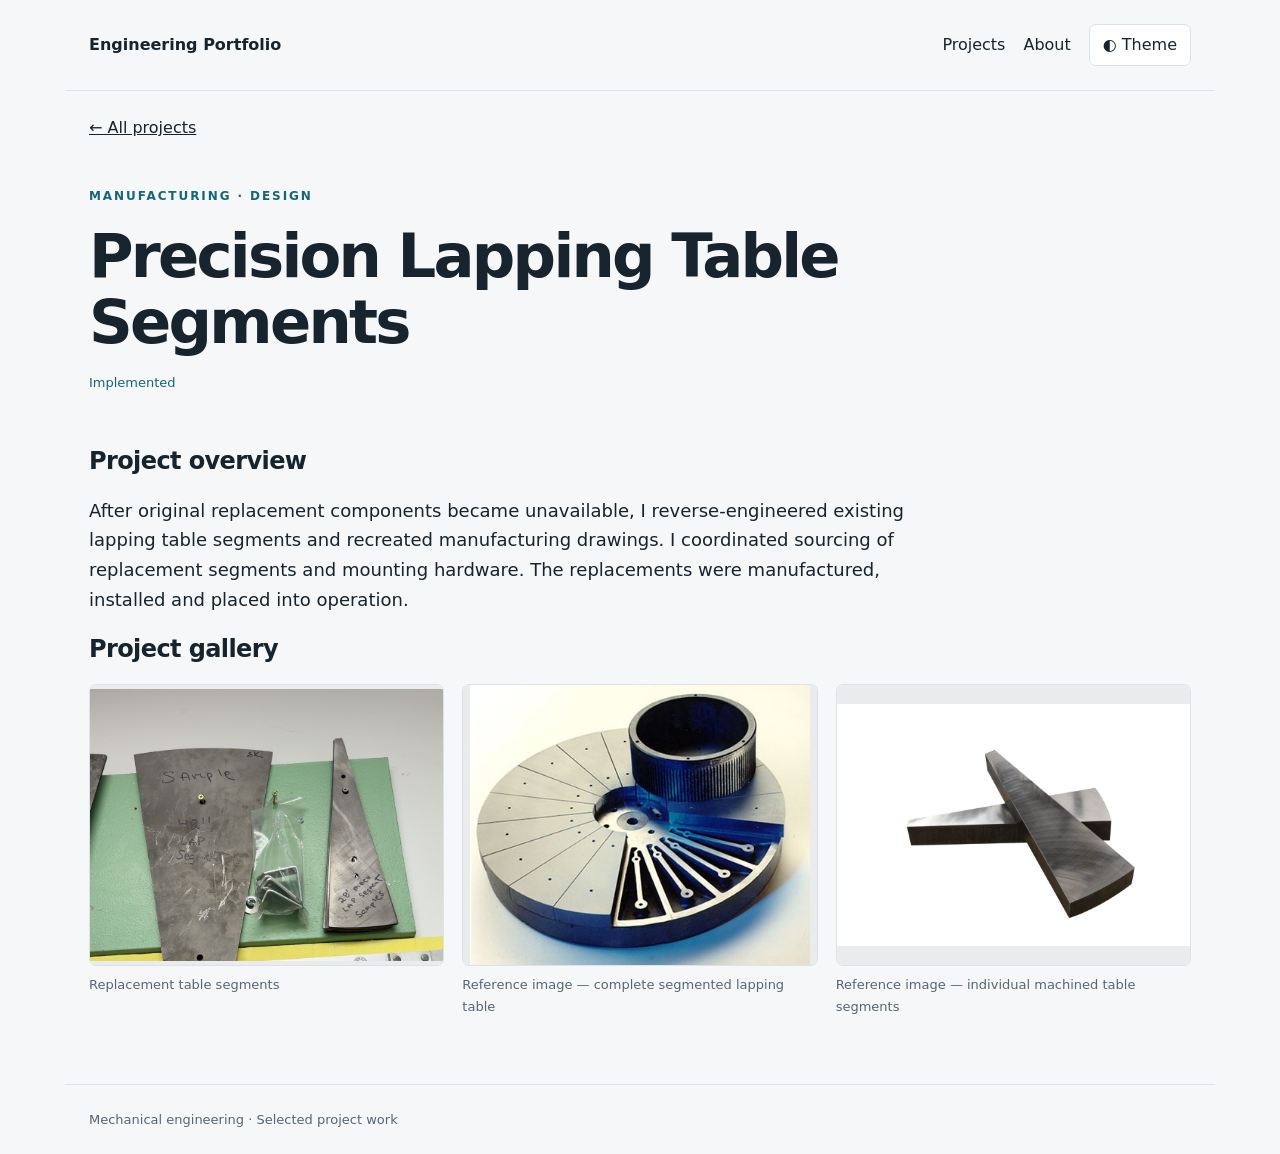
<file: segments.html>
<!doctype html><html lang="en"><head><meta charset="utf-8"><meta name="viewport" content="width=device-width,initial-scale=1"><meta name="robots" content="noindex,nofollow,noarchive"><title>Precision Lapping Table Segments | Engineering Portfolio</title><link rel="stylesheet" href="style.css"></head><body><header><a class="brand" href="index.html">Engineering Portfolio</a><nav><a href="index.html#projects">Projects</a><a href="about.html">About</a><button id="theme" aria-label="Toggle light or dark mode">◐ Theme</button></nav></header><main><a href="index.html#projects">← All projects</a><div class="hero"><div class="eyebrow">Manufacturing · Design</div><h1>Precision Lapping Table Segments</h1><div class="status">Implemented</div></div><h2>Project overview</h2><p class="lead">After original replacement components became unavailable, I reverse-engineered existing lapping table segments and recreated manufacturing drawings. I coordinated sourcing of replacement segments and mounting hardware. The replacements were manufactured, installed and placed into operation.</p><h2>Project gallery</h2><div class="gallery"><figure><button aria-label="Enlarge Replacement table segments"><img src="assets/segments-0.jpg" alt="Replacement table segments"></button><figcaption>Replacement table segments</figcaption></figure><figure><button aria-label="Enlarge Reference image — complete segmented lapping table"><img src="assets/segments-reference-table.jpg" alt="Reference image — complete segmented lapping table"></button><figcaption>Reference image — complete segmented lapping table</figcaption></figure><figure><button aria-label="Enlarge Reference image — individual machined table segments"><img src="assets/segments-reference-pieces.jpg" alt="Reference image — individual machined table segments"></button><figcaption>Reference image — individual machined table segments</figcaption></figure></div><dialog><button>Close ×</button><img alt=""></dialog></main><footer>Mechanical engineering · Selected project work</footer><script src="site.js"></script></body></html>
</file>
<file: style.css>
*{box-sizing:border-box} :root{color-scheme:light;--bg:#f6f7f8;--fg:#17232d;--muted:#566675;--panel:#fff;--line:#dce2e7;--accent:#17657a} [data-theme=dark]{color-scheme:dark;--bg:#11191f;--fg:#e7edf1;--muted:#a9bac6;--panel:#1a252e;--line:#34434e;--accent:#83d0df} body{margin:0;background:var(--bg);color:var(--fg);font:16px/1.65 system-ui,sans-serif} a{color:inherit} header,main,footer{max-width:1150px;margin:auto;padding:24px} header{display:flex;justify-content:space-between;align-items:center;border-bottom:1px solid var(--line);gap:12px;flex-wrap:wrap} nav{display:flex;gap:18px;align-items:center} nav a{text-decoration:none} .brand{font-weight:750;text-decoration:none} h1{font-size:clamp(2rem,5vw,3.8rem);line-height:1.1;letter-spacing:-.045em;margin:16px 0} h2{line-height:1.25;letter-spacing:-.025em} .hero{padding:45px 0 32px;max-width:800px}.eyebrow{font-size:12px;text-transform:uppercase;letter-spacing:.16em;color:var(--accent);font-weight:700}.muted,figcaption{color:var(--muted)} .filters{display:flex;flex-wrap:wrap;gap:8px;margin:20px 0} button{font:inherit;color:var(--fg);background:var(--panel);border:1px solid var(--line);border-radius:7px;padding:7px 13px;cursor:pointer} button[aria-pressed=true]{background:var(--fg);color:var(--bg)} .grid{display:grid;grid-template-columns:repeat(auto-fit,minmax(min(100%,290px),1fr));gap:20px}.card{display:block;background:var(--panel);border:1px solid var(--line);border-radius:12px;overflow:hidden;text-decoration:none;transition:transform .15s}.card:hover{transform:translateY(-3px)} .card img,.placeholder{width:100%;height:220px;object-fit:cover;display:block}.placeholder{display:grid;place-items:center;background:var(--panel);border-bottom:1px solid var(--line);color:var(--muted);font-size:14px}.copy{padding:20px}.copy h2{font-size:21px;margin:8px 0}.status{font-size:13px;color:var(--accent)} .gallery{display:grid;grid-template-columns:repeat(auto-fit,minmax(min(100%,280px),1fr));gap:18px} figure{margin:0} figure button{padding:0;display:block;width:100%;overflow:hidden} figure img{width:100%;height:280px;object-fit:contain;display:block;background:#e9ebed} figcaption{font-size:13px;padding:8px 0} .lead{max-width:850px;font-size:18px} dialog{max-width:95vw;max-height:95vh;border:1px solid var(--line);background:var(--panel);color:var(--fg);border-radius:12px} dialog img{max-width:85vw;max-height:75vh;object-fit:contain;display:block;margin:auto} dialog::backdrop{background:#000b} footer{border-top:1px solid var(--line);margin-top:35px;font-size:13px;color:var(--muted)} [hidden]{display:none!important}
.profile-section{margin:32px 0}.profile-entry{background:var(--panel);border:1px solid var(--line);border-radius:12px;padding:20px;margin-bottom:12px}.profile-entry h3{margin:5px 0;font-size:19px;line-height:1.3}.profile-entry p{margin:8px 0}.profile-section .grid .profile-entry{margin:0}
</file>
